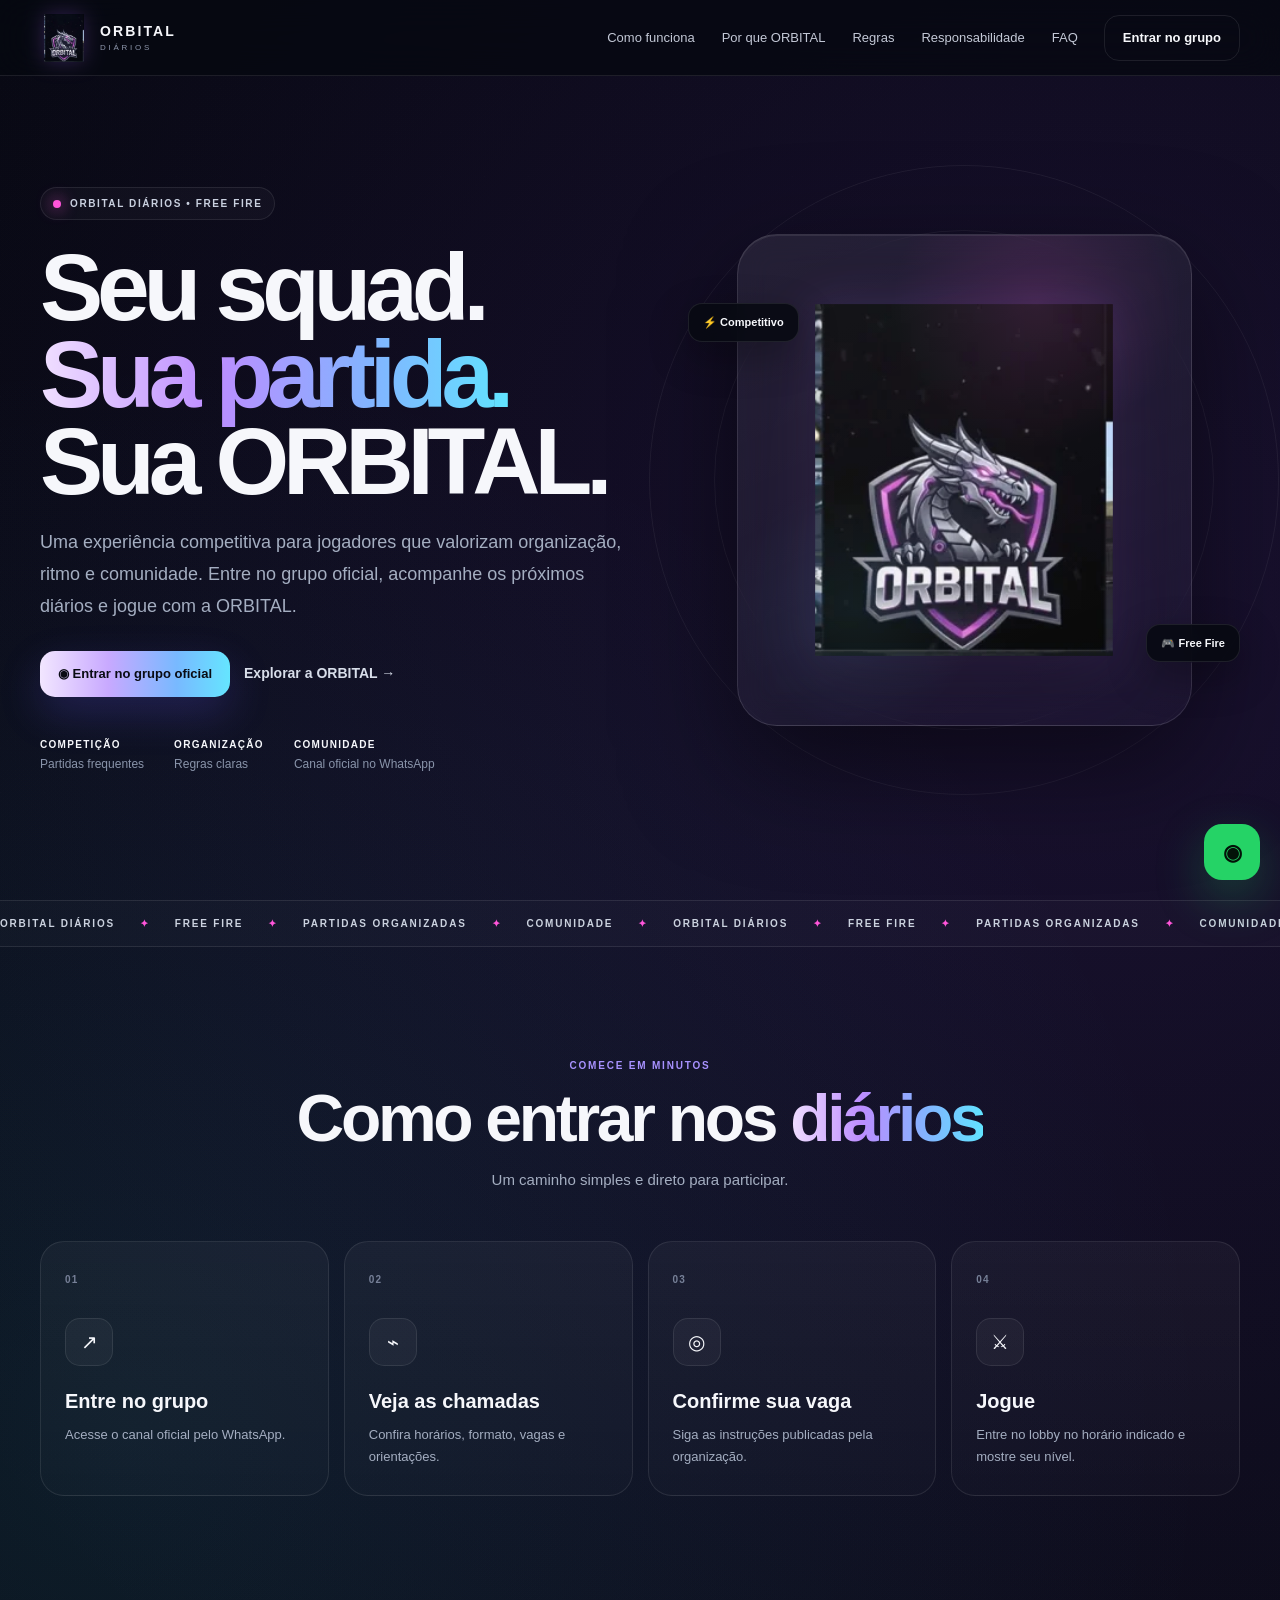
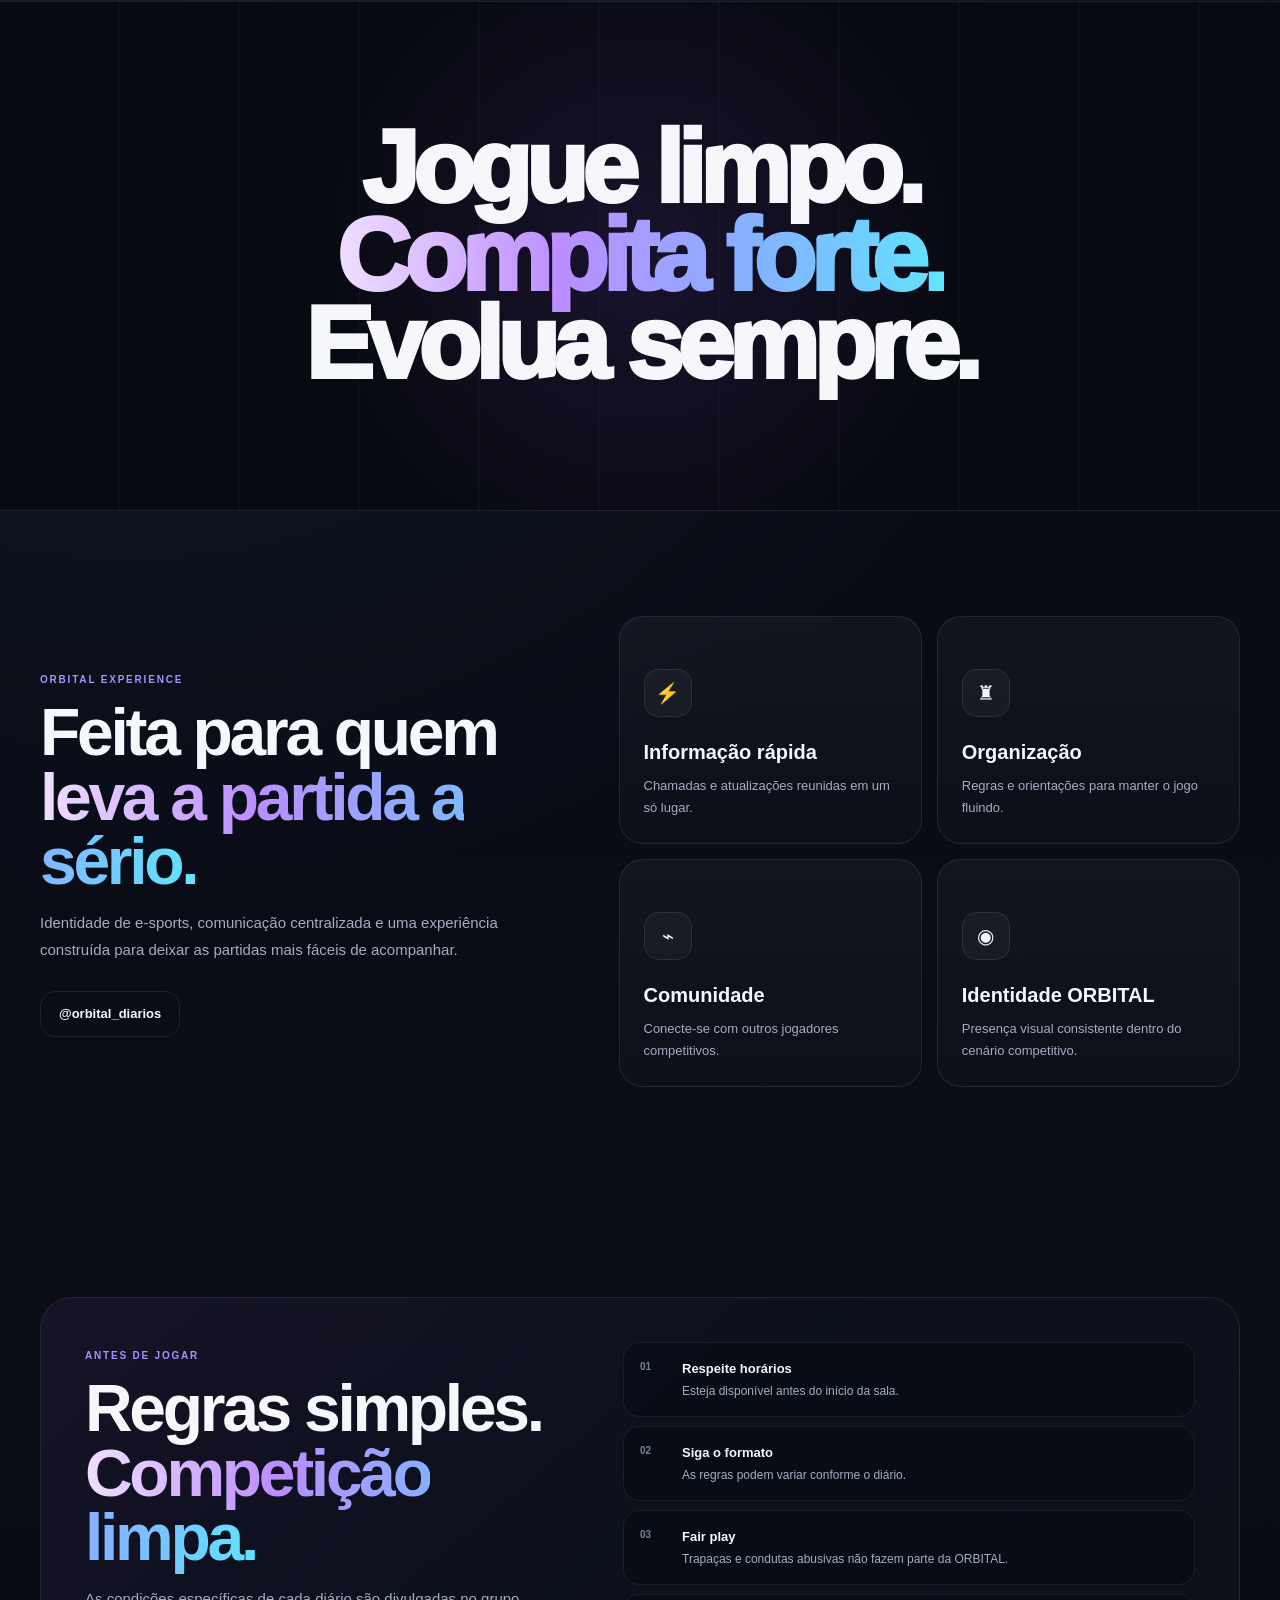
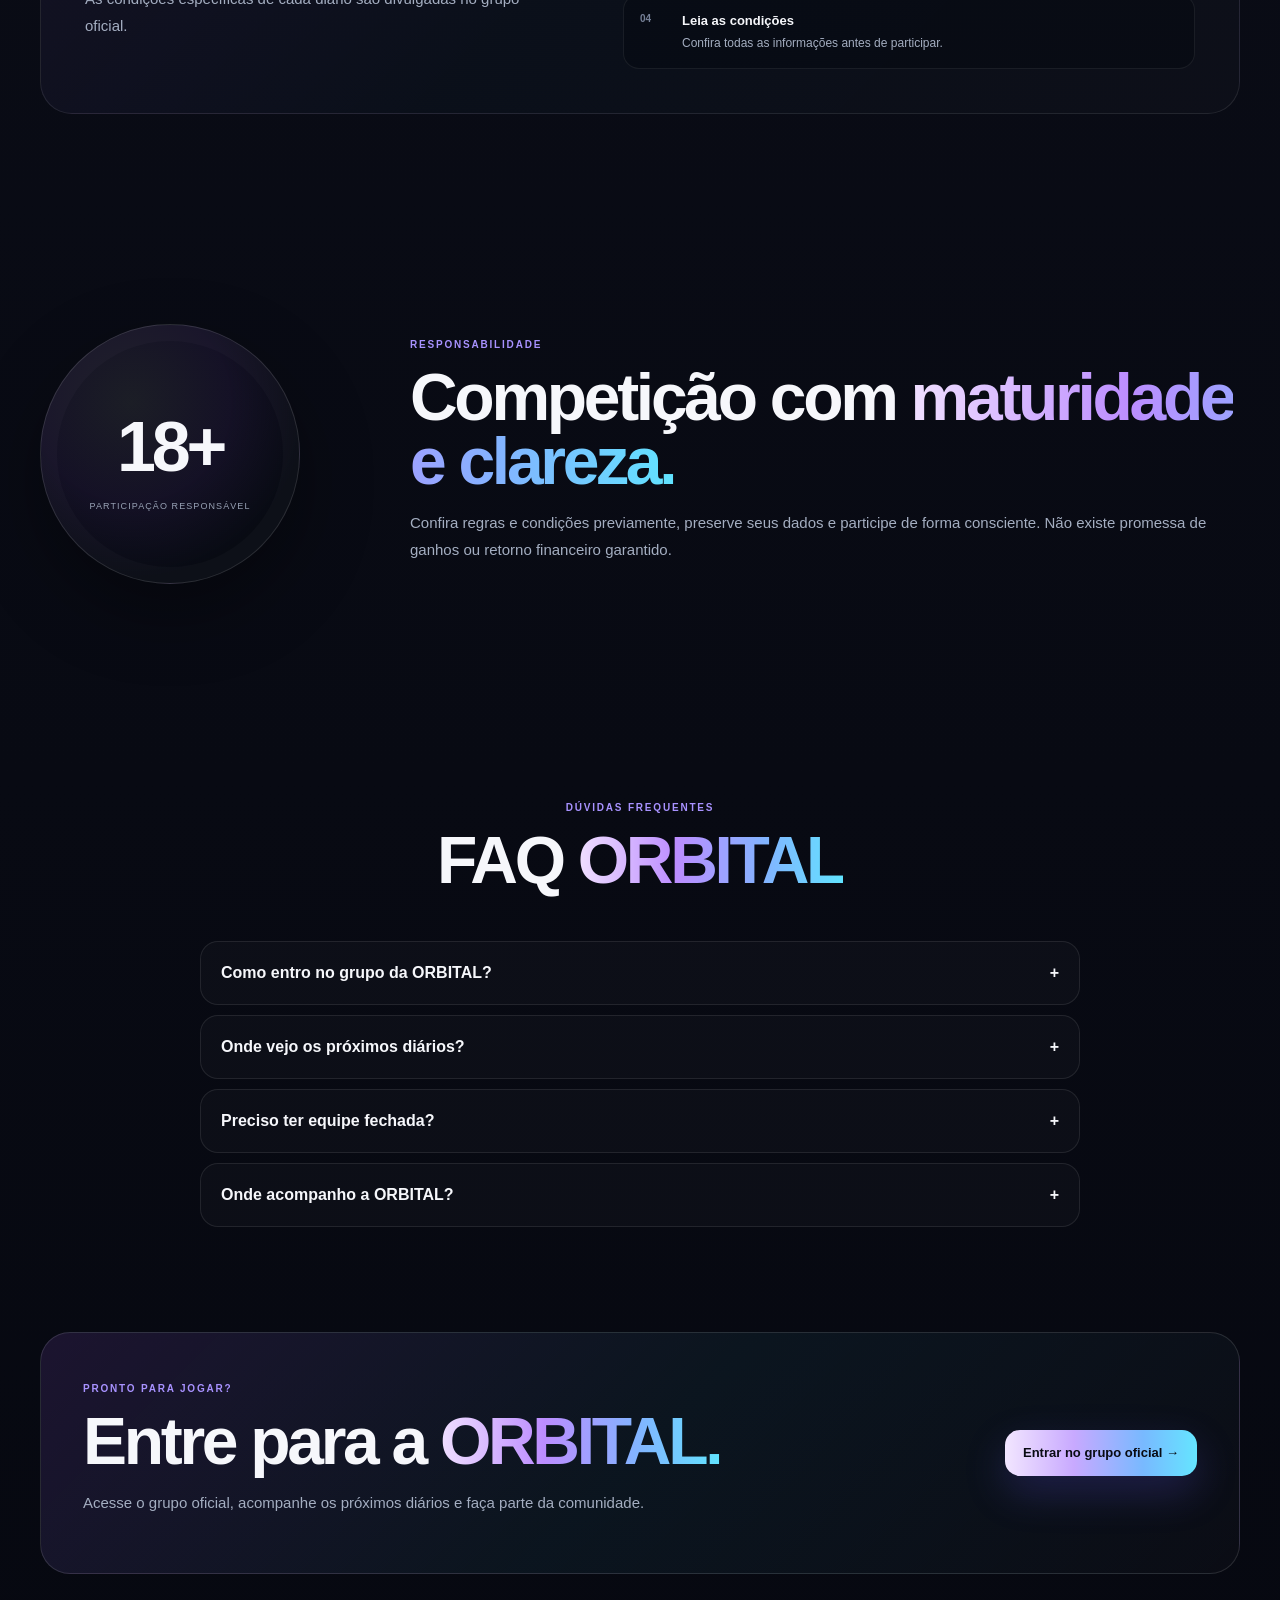
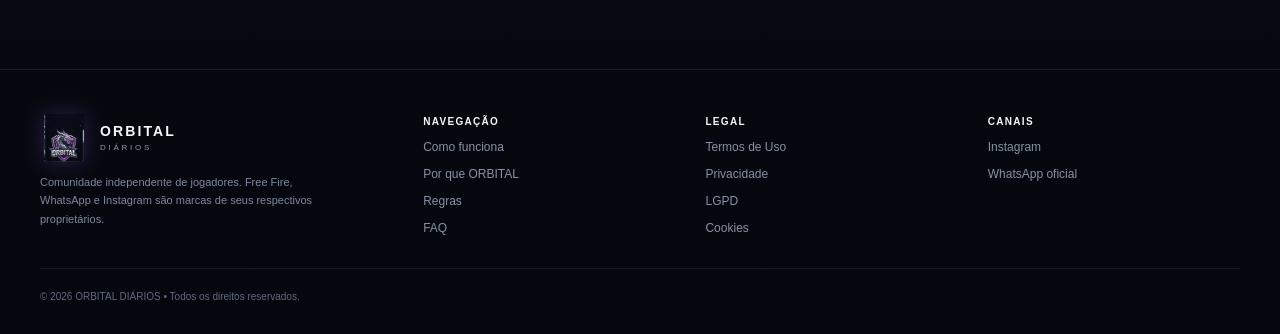
<file: index.html>
<!doctype html>
<html lang="pt-BR">
<head>
<meta charset="utf-8">
<meta name="viewport" content="width=device-width,initial-scale=1,viewport-fit=cover">
<meta name="theme-color" content="#070811">
<title>ORBITAL DIÁRIOS | Free Fire competitivo</title>
<meta name="description" content="ORBITAL DIÁRIOS: comunidade de Free Fire competitivo com partidas organizadas, regras claras e grupo oficial no WhatsApp.">
<meta name="robots" content="index,follow,max-image-preview:large,max-snippet:-1,max-video-preview:-1">
<link rel="canonical" href="https://orbital-diarios.vercel.app/">
<link rel="icon" href="/assets/orbital-logo.svg" type="image/svg+xml">
<meta property="og:type" content="website"><meta property="og:locale" content="pt_BR"><meta property="og:title" content="ORBITAL DIÁRIOS | Free Fire competitivo"><meta property="og:description" content="Seu squad. Sua partida. Sua ORBITAL."><meta property="og:url" content="https://orbital-diarios.vercel.app/"><meta property="og:image" content="https://orbital-diarios.vercel.app/assets/orbital-logo.svg">
<meta name="twitter:card" content="summary_large_image"><meta name="twitter:title" content="ORBITAL DIÁRIOS"><meta name="twitter:description" content="Comunidade, competição e organização no Free Fire.">
<script type="application/ld+json">{"@context":"https://schema.org","@type":"Organization","name":"ORBITAL DIÁRIOS","url":"https://orbital-diarios.vercel.app/","logo":"https://orbital-diarios.vercel.app/assets/orbital-logo.svg","sameAs":["https://instagram.com/orbital_diarios"],"description":"Comunidade de Free Fire competitivo e partidas organizadas."}</script>
<script type="application/ld+json">{"@context":"https://schema.org","@type":"FAQPage","mainEntity":[{"@type":"Question","name":"Como entro no grupo da ORBITAL?","acceptedAnswer":{"@type":"Answer","text":"Clique em Entrar no grupo para abrir o convite oficial do WhatsApp."}},{"@type":"Question","name":"Onde vejo os próximos diários?","acceptedAnswer":{"@type":"Answer","text":"As chamadas, horários e instruções são publicadas no grupo oficial."}}]}</script>
<style>
:root{--bg:#060810;--bg2:#0a0c16;--text:#f6f7fb;--muted:#a4aec1;--line:rgba(255,255,255,.09);--purple:#a865ff;--pink:#ff55da;--cyan:#58dfff;--green:#25d366;--header:76px}*{box-sizing:border-box}html{scroll-behavior:smooth}body{margin:0;min-width:280px;overflow-x:hidden;background:radial-gradient(circle at 85% 12%,rgba(124,59,210,.16),transparent 30%),radial-gradient(circle at 10% 28%,rgba(61,195,238,.10),transparent 28%),linear-gradient(180deg,var(--bg),var(--bg2) 55%,var(--bg));color:var(--text);font-family:Inter,ui-sans-serif,-apple-system,BlinkMacSystemFont,"Segoe UI",Arial,sans-serif;line-height:1.5}a{color:inherit;text-decoration:none}button{font:inherit}.container{width:min(1200px,calc(100% - 40px));margin:auto}.bg-grid{position:fixed;inset:0;pointer-events:none;z-index:0;background-image:linear-gradient(rgba(255,255,255,.02) 1px,transparent 1px),linear-gradient(90deg,rgba(255,255,255,.02) 1px,transparent 1px);background-size:44px 44px;mask-image:linear-gradient(to bottom,transparent,black 10%,black 90%,transparent);opacity:.35}.cursor-glow{position:fixed;width:300px;height:300px;border-radius:50%;background:radial-gradient(circle,rgba(168,101,255,.18),rgba(88,223,255,.08) 42%,transparent 72%);filter:blur(18px);pointer-events:none;z-index:1;transform:translate(-50%,-50%);opacity:0}.progress{position:fixed;left:0;top:0;height:3px;width:0;z-index:100;background:linear-gradient(90deg,var(--purple),var(--pink),var(--cyan));box-shadow:0 0 18px rgba(168,101,255,.6)}header{height:var(--header);position:sticky;top:0;z-index:80;border-bottom:1px solid var(--line);background:rgba(6,8,16,.76);backdrop-filter:blur(18px)}.nav{height:100%;display:flex;align-items:center;gap:26px}.brand{display:flex;align-items:center;gap:12px}.brand img{width:48px;height:48px;object-fit:contain;mix-blend-mode:screen;filter:drop-shadow(0 0 10px rgba(168,101,255,.25))}.brand strong{display:block;font-size:14px;letter-spacing:.15em}.brand small{display:block;font-size:8px;letter-spacing:.34em;color:#8f98ad}.desktop{margin-left:auto;display:flex;gap:27px;align-items:center}.desktop a{font-size:13px;color:#c3c8d6;position:relative}.desktop a:after{content:"";position:absolute;left:0;right:0;bottom:-9px;height:2px;background:linear-gradient(90deg,var(--purple),var(--cyan));transform:scaleX(0);transform-origin:left;transition:.25s}.desktop a:hover{color:#fff}.desktop a:hover:after{transform:scaleX(1)}.btn{display:inline-flex;align-items:center;justify-content:center;gap:9px;min-height:46px;padding:12px 18px;border:1px solid var(--line);border-radius:15px;font-weight:850;font-size:13px;transition:.25s;cursor:pointer}.btn:hover{transform:translateY(-2px);border-color:rgba(255,255,255,.22)}.btn-primary{color:#090b13;border:0;background:linear-gradient(90deg,#f2e6ff,#c8a9ff 36%,#78b9ff 72%,#65e5ff);box-shadow:0 16px 42px rgba(105,92,255,.22)}.menu-btn{display:none;margin-left:auto;width:45px;height:45px;border:1px solid var(--line);border-radius:14px;background:#0b0e18;color:#fff;font-size:22px}.mobile-nav{display:none;position:absolute;top:calc(var(--header) - 1px);left:0;right:0;padding:16px 20px 20px;background:#070a12;border-bottom:1px solid var(--line);box-shadow:0 28px 70px rgba(0,0,0,.4)}.mobile-nav.open{display:grid;gap:7px}.mobile-nav a{padding:13px;border-radius:12px}.mobile-nav a:not(.btn):hover{background:rgba(255,255,255,.04)}main{position:relative;z-index:2}.hero{min-height:calc(100svh - var(--header));display:grid;grid-template-columns:1.03fr .97fr;gap:62px;align-items:center;padding:64px 0 80px}.badge{display:inline-flex;align-items:center;gap:9px;padding:8px 12px;border-radius:999px;border:1px solid var(--line);background:rgba(255,255,255,.028);font-size:10px;font-weight:900;letter-spacing:.16em;color:#c9d0df}.badge i{width:8px;height:8px;border-radius:50%;background:var(--pink);box-shadow:0 0 16px var(--pink)}h1{margin:24px 0 20px;font-size:clamp(60px,7.4vw,100px);line-height:.92;letter-spacing:-.065em}h1 span,.gradient{background:linear-gradient(90deg,#f0dfff,#bc8dff 37%,#83b3ff 70%,#61e3ff);-webkit-background-clip:text;background-clip:text;color:transparent}.lead{max-width:650px;color:var(--muted);font-size:18px;line-height:1.8}.actions{display:flex;gap:14px;align-items:center;flex-wrap:wrap;margin-top:28px}.plain-link{font-size:14px;font-weight:750;color:#d8deea}.plain-link span{display:inline-block;transition:.2s}.plain-link:hover span{transform:translateX(5px)}.mini-stats{display:flex;gap:30px;flex-wrap:wrap;margin-top:40px}.mini-stats div{display:grid;gap:3px}.mini-stats strong{font-size:10px;letter-spacing:.13em}.mini-stats span{font-size:12px;color:#8994aa}.visual{min-height:570px;position:relative;display:grid;place-items:center;perspective:1200px}.ring{position:absolute;border:1px solid rgba(255,255,255,.06);border-radius:50%;animation:spin 20s linear infinite}.ring.one{width:500px;height:500px}.ring.two{width:630px;height:630px;animation-duration:31s;animation-direction:reverse}.brand-card{position:relative;width:min(455px,88vw);aspect-ratio:1/1.08;border:1px solid rgba(255,255,255,.12);border-radius:40px;display:grid;place-items:center;background:linear-gradient(155deg,rgba(255,255,255,.08),rgba(255,255,255,.018));backdrop-filter:blur(16px);box-shadow:0 38px 110px rgba(0,0,0,.5),inset 0 1px rgba(255,255,255,.08);overflow:hidden;transform-style:preserve-3d;transition:transform .16s ease}.brand-card:before{content:"";position:absolute;inset:0;background:radial-gradient(circle at 66% 14%,rgba(255,85,218,.13),transparent 28%),radial-gradient(circle at 26% 76%,rgba(88,223,255,.08),transparent 25%)}.brand-card:after{content:"";position:absolute;top:-60%;left:-80%;width:38%;height:220%;background:linear-gradient(90deg,transparent,rgba(255,255,255,.16),transparent);transform:rotate(16deg);animation:sheen 7s ease-in-out infinite}.brand-card img{position:relative;z-index:2;width:72%;height:72%;object-fit:contain;mix-blend-mode:screen;filter:drop-shadow(0 26px 38px rgba(0,0,0,.4)) drop-shadow(0 0 20px rgba(168,101,255,.16));transform:translateZ(30px)}.float-chip{position:absolute;z-index:4;padding:10px 14px;border:1px solid var(--line);border-radius:14px;background:rgba(7,10,18,.88);font-size:11px;font-weight:850;box-shadow:0 14px 40px rgba(0,0,0,.3);backdrop-filter:blur(12px)}.chip-a{left:0;top:19%;animation:float 5s ease-in-out infinite}.chip-b{right:0;bottom:18%;animation:float 6s ease-in-out infinite reverse}.ticker{overflow:hidden;border-block:1px solid var(--line);background:rgba(255,255,255,.018)}.track{width:max-content;display:flex;align-items:center;gap:25px;padding:15px 0;font-size:10px;font-weight:900;letter-spacing:.18em;color:#cbd2df;animation:marquee 27s linear infinite}.track i{font-style:normal;color:var(--pink)}.section{padding:105px 0}.head{max-width:780px;margin:0 auto 48px;text-align:center}.kicker{font-size:10px;font-weight:900;letter-spacing:.18em;color:#a892ff}.head h2,.rules h2,.responsibility h2,.cta h2{margin:10px 0 12px;font-size:clamp(40px,5.2vw,66px);line-height:.98;letter-spacing:-.05em}.head p,.rules p,.responsibility p,.cta p{color:var(--muted);font-size:15px;line-height:1.8}.grid4{display:grid;grid-template-columns:repeat(4,1fr);gap:15px}.card{min-height:255px;padding:24px;border:1px solid var(--line);border-radius:24px;background:linear-gradient(180deg,rgba(255,255,255,.04),rgba(255,255,255,.014));transition:.25s;transform-style:preserve-3d}.card:hover{transform:translateY(-6px);border-color:rgba(168,101,255,.28);box-shadow:0 26px 60px rgba(0,0,0,.2)}.card b{font-size:10px;letter-spacing:.13em;color:#778198}.icon{width:48px;height:48px;border-radius:15px;border:1px solid var(--line);display:grid;place-items:center;margin-top:28px;background:rgba(255,255,255,.04);font-size:20px}.card h3{margin:20px 0 8px;font-size:20px}.card p{margin:0;color:var(--muted);font-size:13px;line-height:1.7}.cinema{min-height:510px;position:relative;overflow:hidden;display:grid;place-items:center;text-align:center;border-block:1px solid var(--line);background:radial-gradient(circle,rgba(127,69,207,.14),transparent 45%),#080a12}.cinema:before{content:"";position:absolute;inset:0;background:repeating-linear-gradient(90deg,transparent 0 119px,rgba(255,255,255,.025) 119px 120px)}.cinema-copy{position:relative;z-index:2;font-size:clamp(54px,8vw,112px);font-weight:950;line-height:.86;letter-spacing:-.06em}.dragon{position:fixed;left:0;top:34vh;width:520px;max-width:48vw;opacity:0;z-index:30;pointer-events:none;filter:drop-shadow(0 0 18px rgba(168,101,255,.45));will-change:transform,opacity}.split{display:grid;grid-template-columns:.9fr 1.1fr;gap:70px;align-items:center}.split .head{text-align:left;margin:0}.grid2{display:grid;grid-template-columns:1fr 1fr;gap:15px}.benefit{min-height:220px}.rules{display:grid;grid-template-columns:.9fr 1.1fr;gap:70px;padding:44px;border:1px solid var(--line);border-radius:32px;background:linear-gradient(135deg,rgba(168,101,255,.08),rgba(88,223,255,.025),rgba(255,255,255,.018))}.rule-list{display:grid;gap:9px}.rule{display:flex;gap:14px;padding:16px;border:1px solid rgba(255,255,255,.07);border-radius:16px;background:rgba(6,9,16,.46)}.rule b{min-width:28px;color:#768198;font-size:10px}.rule span{display:grid;gap:3px}.rule strong{font-size:13px}.rule small{color:var(--muted);font-size:12px;line-height:1.55}.responsibility{display:grid;grid-template-columns:300px 1fr;gap:70px;align-items:center}.age{width:260px;aspect-ratio:1;border-radius:50%;border:1px solid rgba(255,255,255,.14);display:grid;place-items:center;align-content:center;background:radial-gradient(circle at 35% 30%,rgba(255,255,255,.08),rgba(168,101,255,.08) 40%,#080b13 72%);box-shadow:inset 0 0 0 16px rgba(255,255,255,.018),0 28px 70px rgba(0,0,0,.35)}.age strong{font-size:70px;letter-spacing:-.06em}.age small{font-size:9px;color:#98a2b5;letter-spacing:.12em;text-transform:uppercase}.faq{max-width:880px;margin:auto;display:grid;gap:10px}details{border:1px solid var(--line);border-radius:18px;background:rgba(255,255,255,.025);overflow:hidden}summary{padding:19px 20px;cursor:pointer;display:flex;justify-content:space-between;align-items:center;gap:15px;font-weight:800;list-style:none}summary::-webkit-details-marker{display:none}details p{margin:0;padding:0 20px 20px;color:var(--muted);font-size:13px;line-height:1.7}.cta{margin-bottom:95px;padding:42px;border-radius:30px;border:1px solid rgba(255,255,255,.12);background:linear-gradient(135deg,rgba(168,101,255,.13),rgba(88,223,255,.06),rgba(255,255,255,.02));display:flex;align-items:center;justify-content:space-between;gap:35px}.cta p{max-width:590px}.footer{border-top:1px solid var(--line);background:rgba(0,0,0,.15)}.footer-grid{padding:44px 0 28px;display:grid;grid-template-columns:1.4fr repeat(3,1fr);gap:30px}.foot-brand p{max-width:300px;color:#7e899d;font-size:11px;line-height:1.7}.col{display:grid;align-content:start;gap:9px}.col strong{font-size:10px;letter-spacing:.13em}.col a{font-size:12px;color:#8791a5}.copy{border-top:1px solid var(--line);padding:20px 0 30px;color:#606a7e;font-size:10px}.whatsapp{position:fixed;right:20px;bottom:20px;z-index:60;width:56px;height:56px;border-radius:18px;background:var(--green);color:#031208;display:grid;place-items:center;box-shadow:0 18px 50px rgba(37,211,102,.28);font-weight:950;font-size:22px}.reveal{opacity:0;transform:translateY(25px);filter:blur(6px);transition:.7s ease}.reveal.show{opacity:1;transform:none;filter:none}@keyframes spin{to{transform:rotate(360deg)}}@keyframes float{50%{transform:translateY(-11px)}}@keyframes sheen{0%,65%{left:-80%}85%,100%{left:140%}}@keyframes marquee{to{transform:translateX(-50%)}}
@media(max-width:1040px){.desktop,.nav>.btn{display:none}.menu-btn{display:block}.hero{grid-template-columns:1fr;text-align:center;gap:18px;padding-top:50px}.lead{margin:auto}.actions,.mini-stats{justify-content:center}.visual{min-height:490px}.grid4{grid-template-columns:1fr 1fr}.split,.rules,.responsibility{grid-template-columns:1fr;gap:42px}.split .head{text-align:center;margin:auto}.age{margin:auto}.footer-grid{grid-template-columns:1.2fr 1fr 1fr}}
@media(max-width:700px){:root{--header:68px}.container{width:min(100% - 28px,1200px)}.brand img{width:42px;height:42px}.hero{min-height:auto;padding:40px 0 68px}.hero h1{font-size:clamp(46px,15vw,70px)}.lead{font-size:15px}.actions{flex-direction:column;align-items:stretch}.actions .btn{width:100%}.mini-stats{display:grid;grid-template-columns:1fr;gap:10px}.mini-stats div{padding:10px;border:1px solid var(--line);border-radius:12px;background:rgba(255,255,255,.02)}.visual{min-height:380px;overflow:hidden}.brand-card{width:min(315px,84vw);border-radius:28px}.ring.one{width:350px;height:350px}.ring.two{width:430px;height:430px}.float-chip{font-size:10px}.section{padding:78px 0}.grid4,.grid2{grid-template-columns:1fr}.card{min-height:auto}.cinema{min-height:370px}.dragon{display:none}.rules{padding:28px 20px}.cta{padding:28px 20px;flex-direction:column;align-items:flex-start;margin-bottom:70px}.cta .btn{width:100%}.footer-grid{grid-template-columns:1fr 1fr}.foot-brand{grid-column:1/-1}.whatsapp{right:13px;bottom:13px;width:51px;height:51px}}
@media(max-width:460px){.container{width:min(100% - 22px,1200px)}.badge{white-space:normal;border-radius:15px;text-align:left}.hero h1{font-size:clamp(40px,13.5vw,56px)}.float-chip{display:none}.footer-grid{grid-template-columns:1fr}.mobile-nav .btn{width:100%}}
@media(prefers-reduced-motion:reduce){html{scroll-behavior:auto}.ring,.track,.float-chip,.brand-card:after{animation:none}.reveal{opacity:1;transform:none;filter:none}.dragon,.cursor-glow{display:none}}
</style>
</head>
<body>
<div class="bg-grid" aria-hidden="true"></div><div class="cursor-glow" id="cursorGlow" aria-hidden="true"></div><div class="progress" id="progress" aria-hidden="true"></div>
<svg class="dragon" id="dragon" viewBox="0 0 430 170" fill="none" aria-hidden="true"><defs><linearGradient id="dg" x1="20" y1="20" x2="410" y2="150" gradientUnits="userSpaceOnUse"><stop stop-color="#58dfff"/><stop offset=".5" stop-color="#a865ff"/><stop offset="1" stop-color="#ff55da"/></linearGradient></defs><path d="M48 126c24-2 47-14 66-34 16-17 26-36 30-55 15 6 29 17 39 31 9 12 14 27 15 44 13-20 34-35 58-38 44-5 90 29 104 70-25-17-55-22-85-13-21 6-40 19-54 37-17-5-35-5-52 0-28 8-52 28-67 55-4-28-23-54-50-73-3-2-5-4-4-6Z" stroke="url(#dg)" stroke-width="10" stroke-linecap="round" stroke-linejoin="round"/><circle cx="199" cy="88" r="6" fill="#ff55da"/><path d="m257 109 37 17-44 8" stroke="url(#dg)" stroke-width="8" stroke-linecap="round"/></svg>
<header><div class="nav container"><a class="brand" href="#top"><img src="/assets/orbital-logo.svg" alt="Logo ORBITAL DIÁRIOS"><span><strong>ORBITAL</strong><small>DIÁRIOS</small></span></a><nav class="desktop"><a href="#como">Como funciona</a><a href="#orbital">Por que ORBITAL</a><a href="#regras">Regras</a><a href="#responsabilidade">Responsabilidade</a><a href="#faq">FAQ</a></nav><a class="btn" href="https://chat.whatsapp.com/FnDsbJGFcGmIoq19QyWvsq?s=cl&p=i&mlu=0" target="_blank" rel="noopener">Entrar no grupo</a><button class="menu-btn" id="menuBtn" aria-label="Abrir menu" aria-expanded="false">☰</button></div><nav class="mobile-nav" id="mobileNav"><a href="#como">Como funciona</a><a href="#orbital">Por que ORBITAL</a><a href="#regras">Regras</a><a href="#responsabilidade">Responsabilidade</a><a href="#faq">FAQ</a><a class="btn btn-primary" href="https://chat.whatsapp.com/FnDsbJGFcGmIoq19QyWvsq?s=cl&p=i&mlu=0" target="_blank" rel="noopener">Entrar no WhatsApp</a></nav></header>
<main id="top">
<section class="hero container"><div class="reveal"><div class="badge"><i></i> ORBITAL DIÁRIOS • FREE FIRE</div><h1>Seu squad.<br><span>Sua partida.</span><br>Sua ORBITAL.</h1><p class="lead">Uma experiência competitiva para jogadores que valorizam organização, ritmo e comunidade. Entre no grupo oficial, acompanhe os próximos diários e jogue com a ORBITAL.</p><div class="actions"><a class="btn btn-primary magnetic" href="https://chat.whatsapp.com/FnDsbJGFcGmIoq19QyWvsq?s=cl&p=i&mlu=0" target="_blank" rel="noopener">◉ Entrar no grupo oficial</a><a class="plain-link" href="#como">Explorar a ORBITAL <span>→</span></a></div><div class="mini-stats"><div><strong>COMPETIÇÃO</strong><span>Partidas frequentes</span></div><div><strong>ORGANIZAÇÃO</strong><span>Regras claras</span></div><div><strong>COMUNIDADE</strong><span>Canal oficial no WhatsApp</span></div></div></div><div class="visual reveal"><div class="ring one"></div><div class="ring two"></div><div class="brand-card" id="brandCard"><img src="/assets/orbital-logo.svg" alt="Emblema oficial ORBITAL"></div><div class="float-chip chip-a">⚡ Competitivo</div><div class="float-chip chip-b">🎮 Free Fire</div></div></section>
<section class="ticker"><div class="track"><span>ORBITAL DIÁRIOS</span><i>✦</i><span>FREE FIRE</span><i>✦</i><span>PARTIDAS ORGANIZADAS</span><i>✦</i><span>COMUNIDADE</span><i>✦</i><span>ORBITAL DIÁRIOS</span><i>✦</i><span>FREE FIRE</span><i>✦</i><span>PARTIDAS ORGANIZADAS</span><i>✦</i><span>COMUNIDADE</span><i>✦</i></div></section>
<section class="section container" id="como"><div class="head reveal"><span class="kicker">COMECE EM MINUTOS</span><h2>Como entrar nos <span class="gradient">diários</span></h2><p>Um caminho simples e direto para participar.</p></div><div class="grid4"><article class="card reveal"><b>01</b><div class="icon">↗</div><h3>Entre no grupo</h3><p>Acesse o canal oficial pelo WhatsApp.</p></article><article class="card reveal"><b>02</b><div class="icon">⌁</div><h3>Veja as chamadas</h3><p>Confira horários, formato, vagas e orientações.</p></article><article class="card reveal"><b>03</b><div class="icon">◎</div><h3>Confirme sua vaga</h3><p>Siga as instruções publicadas pela organização.</p></article><article class="card reveal"><b>04</b><div class="icon">⚔</div><h3>Jogue</h3><p>Entre no lobby no horário indicado e mostre seu nível.</p></article></div></section>
<section class="cinema"><div class="cinema-copy reveal">Jogue limpo.<br><span class="gradient">Compita forte.</span><br>Evolua sempre.</div></section>
<section class="section" id="orbital"><div class="container split"><div class="head reveal"><span class="kicker">ORBITAL EXPERIENCE</span><h2>Feita para quem <span class="gradient">leva a partida a sério.</span></h2><p>Identidade de e-sports, comunicação centralizada e uma experiência construída para deixar as partidas mais fáceis de acompanhar.</p><div class="actions"><a class="btn" href="https://instagram.com/orbital_diarios" target="_blank" rel="noopener">@orbital_diarios</a></div></div><div class="grid2"><article class="card benefit reveal"><div class="icon">⚡</div><h3>Informação rápida</h3><p>Chamadas e atualizações reunidas em um só lugar.</p></article><article class="card benefit reveal"><div class="icon">♜</div><h3>Organização</h3><p>Regras e orientações para manter o jogo fluindo.</p></article><article class="card benefit reveal"><div class="icon">⌁</div><h3>Comunidade</h3><p>Conecte-se com outros jogadores competitivos.</p></article><article class="card benefit reveal"><div class="icon">◉</div><h3>Identidade ORBITAL</h3><p>Presença visual consistente dentro do cenário competitivo.</p></article></div></div></section>
<section class="section container" id="regras"><div class="rules reveal"><div><span class="kicker">ANTES DE JOGAR</span><h2>Regras simples.<br><span class="gradient">Competição limpa.</span></h2><p>As condições específicas de cada diário são divulgadas no grupo oficial.</p></div><div class="rule-list"><div class="rule"><b>01</b><span><strong>Respeite horários</strong><small>Esteja disponível antes do início da sala.</small></span></div><div class="rule"><b>02</b><span><strong>Siga o formato</strong><small>As regras podem variar conforme o diário.</small></span></div><div class="rule"><b>03</b><span><strong>Fair play</strong><small>Trapaças e condutas abusivas não fazem parte da ORBITAL.</small></span></div><div class="rule"><b>04</b><span><strong>Leia as condições</strong><small>Confira todas as informações antes de participar.</small></span></div></div></div></section>
<section class="section container" id="responsabilidade"><div class="responsibility"><div class="age reveal"><strong>18+</strong><small>participação responsável</small></div><div class="reveal"><span class="kicker">RESPONSABILIDADE</span><h2>Competição com <span class="gradient">maturidade e clareza.</span></h2><p>Confira regras e condições previamente, preserve seus dados e participe de forma consciente. Não existe promessa de ganhos ou retorno financeiro garantido.</p></div></div></section>
<section class="section container" id="faq"><div class="head reveal"><span class="kicker">DÚVIDAS FREQUENTES</span><h2>FAQ <span class="gradient">ORBITAL</span></h2></div><div class="faq reveal"><details><summary>Como entro no grupo da ORBITAL?<span>+</span></summary><p>Clique em qualquer botão “Entrar no grupo” desta página para abrir o convite oficial do WhatsApp.</p></details><details><summary>Onde vejo os próximos diários?<span>+</span></summary><p>As chamadas, horários e instruções são publicadas no grupo oficial.</p></details><details><summary>Preciso ter equipe fechada?<span>+</span></summary><p>Consulte a chamada de cada partida, pois o formato e os requisitos podem variar.</p></details><details><summary>Onde acompanho a ORBITAL?<span>+</span></summary><p>No Instagram @orbital_diarios e no grupo oficial do WhatsApp.</p></details></div></section>
<section class="cta container reveal"><div><span class="kicker">PRONTO PARA JOGAR?</span><h2>Entre para a <span class="gradient">ORBITAL.</span></h2><p>Acesse o grupo oficial, acompanhe os próximos diários e faça parte da comunidade.</p></div><a class="btn btn-primary" href="https://chat.whatsapp.com/FnDsbJGFcGmIoq19QyWvsq?s=cl&p=i&mlu=0" target="_blank" rel="noopener">Entrar no grupo oficial →</a></section>
</main>
<footer class="footer"><div class="container footer-grid"><div class="foot-brand"><a class="brand" href="#top"><img src="/assets/orbital-logo.svg" alt="ORBITAL"><span><strong>ORBITAL</strong><small>DIÁRIOS</small></span></a><p>Comunidade independente de jogadores. Free Fire, WhatsApp e Instagram são marcas de seus respectivos proprietários.</p></div><div class="col"><strong>NAVEGAÇÃO</strong><a href="#como">Como funciona</a><a href="#orbital">Por que ORBITAL</a><a href="#regras">Regras</a><a href="#faq">FAQ</a></div><div class="col"><strong>LEGAL</strong><a href="/termos-de-uso">Termos de Uso</a><a href="/privacidade">Privacidade</a><a href="/lgpd">LGPD</a><a href="/cookies">Cookies</a></div><div class="col"><strong>CANAIS</strong><a href="https://instagram.com/orbital_diarios" target="_blank" rel="noopener">Instagram</a><a href="https://chat.whatsapp.com/FnDsbJGFcGmIoq19QyWvsq?s=cl&p=i&mlu=0" target="_blank" rel="noopener">WhatsApp oficial</a></div></div><div class="container copy">© 2026 ORBITAL DIÁRIOS • Todos os direitos reservados.</div></footer>
<a class="whatsapp" href="https://chat.whatsapp.com/FnDsbJGFcGmIoq19QyWvsq?s=cl&p=i&mlu=0" target="_blank" rel="noopener" aria-label="Entrar no grupo do WhatsApp">◉</a>
<script>
(()=>{const q=s=>document.querySelector(s),qa=s=>[...document.querySelectorAll(s)],reduced=matchMedia('(prefers-reduced-motion:reduce)').matches,menu=q('#menuBtn'),nav=q('#mobileNav');menu.onclick=()=>{const open=nav.classList.toggle('open');menu.setAttribute('aria-expanded',open);menu.textContent=open?'×':'☰'};qa('#mobileNav a').forEach(a=>a.onclick=()=>{nav.classList.remove('open');menu.setAttribute('aria-expanded','false');menu.textContent='☰'});const obs='IntersectionObserver'in window?new IntersectionObserver(es=>es.forEach(e=>{if(e.isIntersecting){e.target.classList.add('show');obs.unobserve(e.target)}}),{threshold:.12}):null;qa('.reveal').forEach(e=>obs?obs.observe(e):e.classList.add('show'));const glow=q('#cursorGlow'),card=q('#brandCard');if(!reduced&&matchMedia('(hover:hover)').matches){addEventListener('pointermove',e=>{glow.style.opacity=1;glow.style.left=e.clientX+'px';glow.style.top=e.clientY+'px'});card.addEventListener('pointermove',e=>{const r=card.getBoundingClientRect(),x=(e.clientX-r.left)/r.width-.5,y=(e.clientY-r.top)/r.height-.5;card.style.transform=`rotateX(${-y*8}deg) rotateY(${x*10}deg) translateY(-4px)`});card.addEventListener('pointerleave',()=>card.style.transform='');qa('.magnetic').forEach(b=>{b.addEventListener('pointermove',e=>{const r=b.getBoundingClientRect();b.style.transform=`translate(${(e.clientX-r.left-r.width/2)*.07}px,${(e.clientY-r.top-r.height/2)*.07-2}px)`});b.addEventListener('pointerleave',()=>b.style.transform='')})}const progress=q('#progress'),dragon=q('#dragon');let busy=false;function scrollFx(){const max=Math.max(1,document.documentElement.scrollHeight-innerHeight),p=Math.max(0,Math.min(1,scrollY/max));progress.style.width=p*100+'%';if(!reduced&&innerWidth>700){const s=.13,e=.55,d=Math.max(0,Math.min(1,(p-s)/(e-s))),x=-560+d*(innerWidth+700),bob=Math.sin(d*Math.PI*3)*35,op=d<=0||d>=1?0:Math.min(1,d*6,(1-d)*6);dragon.style.transform=`translate3d(${x}px,${bob}px,0) rotate(${-8+Math.sin(d*Math.PI*2)*7}deg)`;dragon.style.opacity=op}busy=false}addEventListener('scroll',()=>{if(!busy){requestAnimationFrame(scrollFx);busy=true}},{passive:true});scrollFx()})();
</script>
</body></html>
</file>
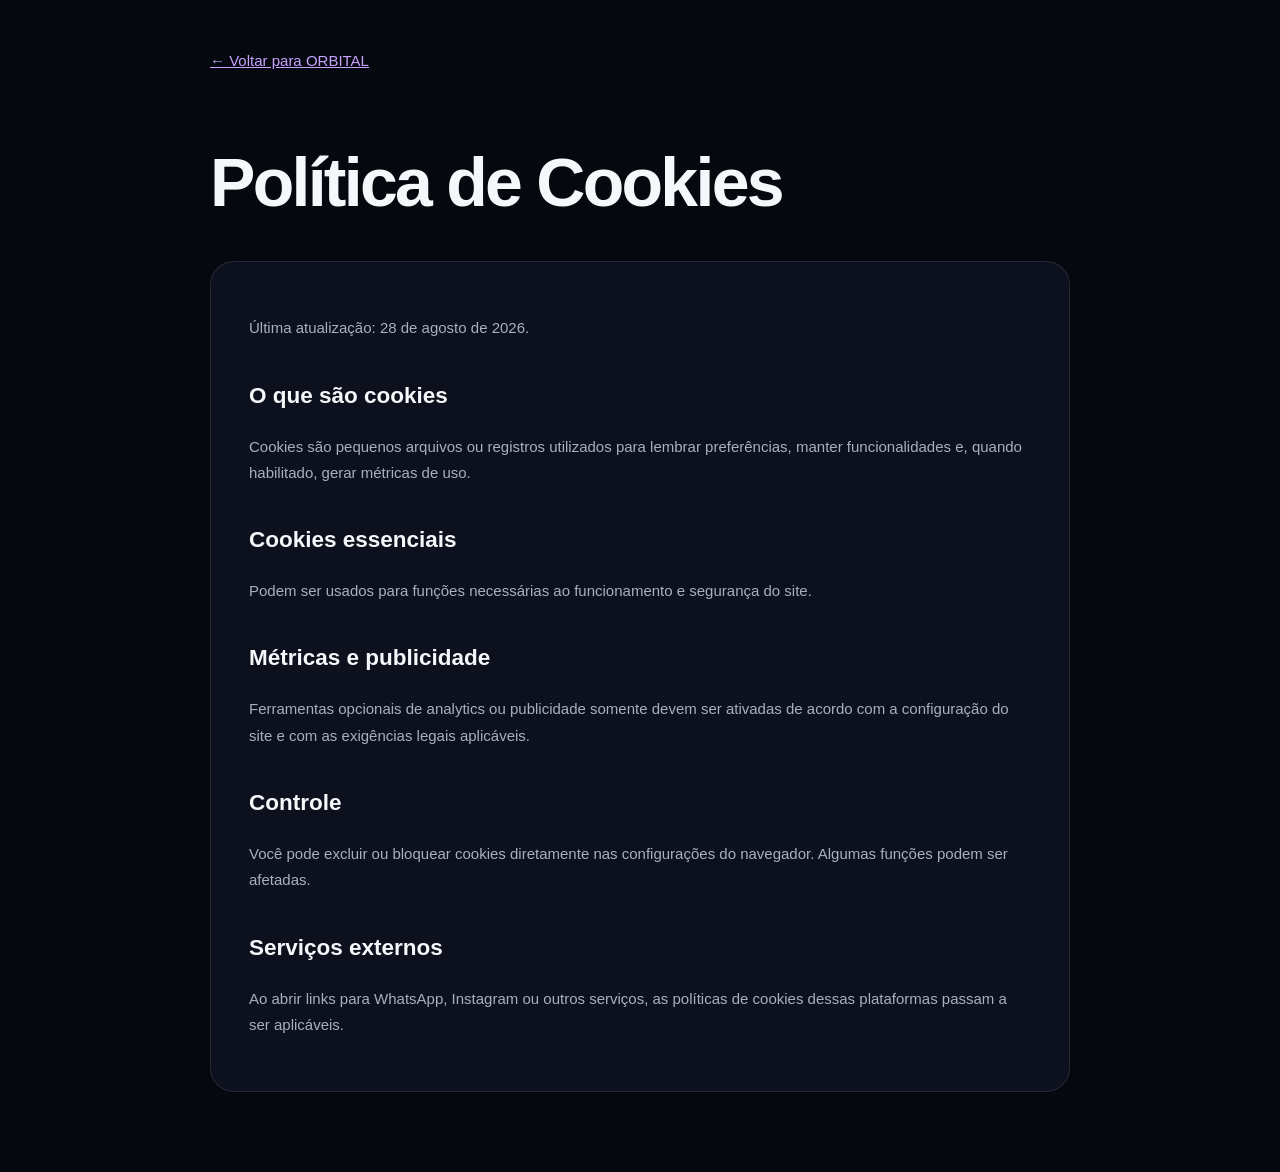
<file: cookies.html>
<!doctype html><html lang="pt-BR"><head><meta charset="utf-8"><meta name="viewport" content="width=device-width,initial-scale=1,viewport-fit=cover"><title>Cookies | ORBITAL DIÁRIOS</title><meta name="description" content="Política de Cookies da ORBITAL DIÁRIOS."><style>*{box-sizing:border-box}body{margin:0;background:#060810;color:#f5f7fb;font:15px/1.75 Inter,Arial,sans-serif}.wrap{width:min(860px,calc(100% - 32px));margin:auto;padding:48px 0 80px}a{color:#c7a2ff}h1{font-size:clamp(38px,8vw,68px);line-height:1;letter-spacing:-.04em}h2{margin-top:34px}.card{padding:clamp(20px,5vw,38px);border:1px solid rgba(255,255,255,.1);border-radius:24px;background:#0d111d}p,li{color:#a8b0c0}.back{display:inline-block;margin-bottom:28px}@media(max-width:480px){.wrap{width:min(100% - 20px,860px);padding-top:28px}.card{border-radius:18px}}</style></head><body><main class="wrap"><a class="back" href="/">← Voltar para ORBITAL</a><h1>Política de Cookies</h1><div class="card"><p>Última atualização: 28 de agosto de 2026.</p><h2>O que são cookies</h2><p>Cookies são pequenos arquivos ou registros utilizados para lembrar preferências, manter funcionalidades e, quando habilitado, gerar métricas de uso.</p><h2>Cookies essenciais</h2><p>Podem ser usados para funções necessárias ao funcionamento e segurança do site.</p><h2>Métricas e publicidade</h2><p>Ferramentas opcionais de analytics ou publicidade somente devem ser ativadas de acordo com a configuração do site e com as exigências legais aplicáveis.</p><h2>Controle</h2><p>Você pode excluir ou bloquear cookies diretamente nas configurações do navegador. Algumas funções podem ser afetadas.</p><h2>Serviços externos</h2><p>Ao abrir links para WhatsApp, Instagram ou outros serviços, as políticas de cookies dessas plataformas passam a ser aplicáveis.</p></div></main></body></html>
</file>
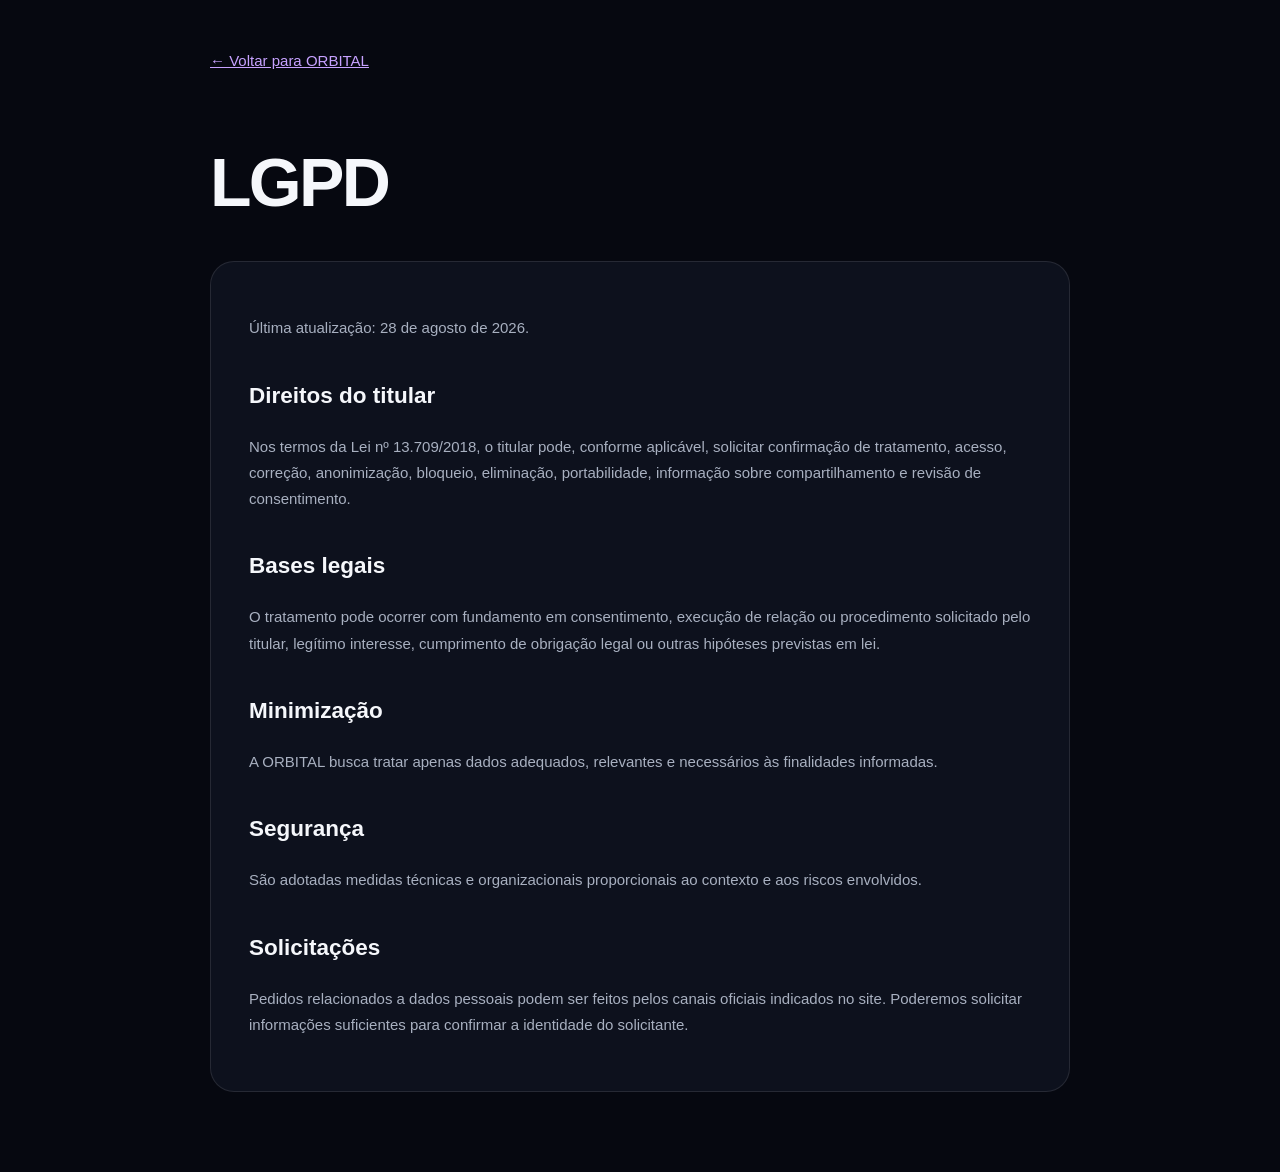
<file: lgpd.html>
<!doctype html><html lang="pt-BR"><head><meta charset="utf-8"><meta name="viewport" content="width=device-width,initial-scale=1,viewport-fit=cover"><title>LGPD | ORBITAL DIÁRIOS</title><meta name="description" content="Informações sobre LGPD e direitos dos titulares na ORBITAL DIÁRIOS."><style>*{box-sizing:border-box}body{margin:0;background:#060810;color:#f5f7fb;font:15px/1.75 Inter,Arial,sans-serif}.wrap{width:min(860px,calc(100% - 32px));margin:auto;padding:48px 0 80px}a{color:#c7a2ff}h1{font-size:clamp(38px,8vw,68px);line-height:1;letter-spacing:-.04em}h2{margin-top:34px}.card{padding:clamp(20px,5vw,38px);border:1px solid rgba(255,255,255,.1);border-radius:24px;background:#0d111d}p,li{color:#a8b0c0}.back{display:inline-block;margin-bottom:28px}@media(max-width:480px){.wrap{width:min(100% - 20px,860px);padding-top:28px}.card{border-radius:18px}}</style></head><body><main class="wrap"><a class="back" href="/">← Voltar para ORBITAL</a><h1>LGPD</h1><div class="card"><p>Última atualização: 28 de agosto de 2026.</p><h2>Direitos do titular</h2><p>Nos termos da Lei nº 13.709/2018, o titular pode, conforme aplicável, solicitar confirmação de tratamento, acesso, correção, anonimização, bloqueio, eliminação, portabilidade, informação sobre compartilhamento e revisão de consentimento.</p><h2>Bases legais</h2><p>O tratamento pode ocorrer com fundamento em consentimento, execução de relação ou procedimento solicitado pelo titular, legítimo interesse, cumprimento de obrigação legal ou outras hipóteses previstas em lei.</p><h2>Minimização</h2><p>A ORBITAL busca tratar apenas dados adequados, relevantes e necessários às finalidades informadas.</p><h2>Segurança</h2><p>São adotadas medidas técnicas e organizacionais proporcionais ao contexto e aos riscos envolvidos.</p><h2>Solicitações</h2><p>Pedidos relacionados a dados pessoais podem ser feitos pelos canais oficiais indicados no site. Poderemos solicitar informações suficientes para confirmar a identidade do solicitante.</p></div></main></body></html>
</file>
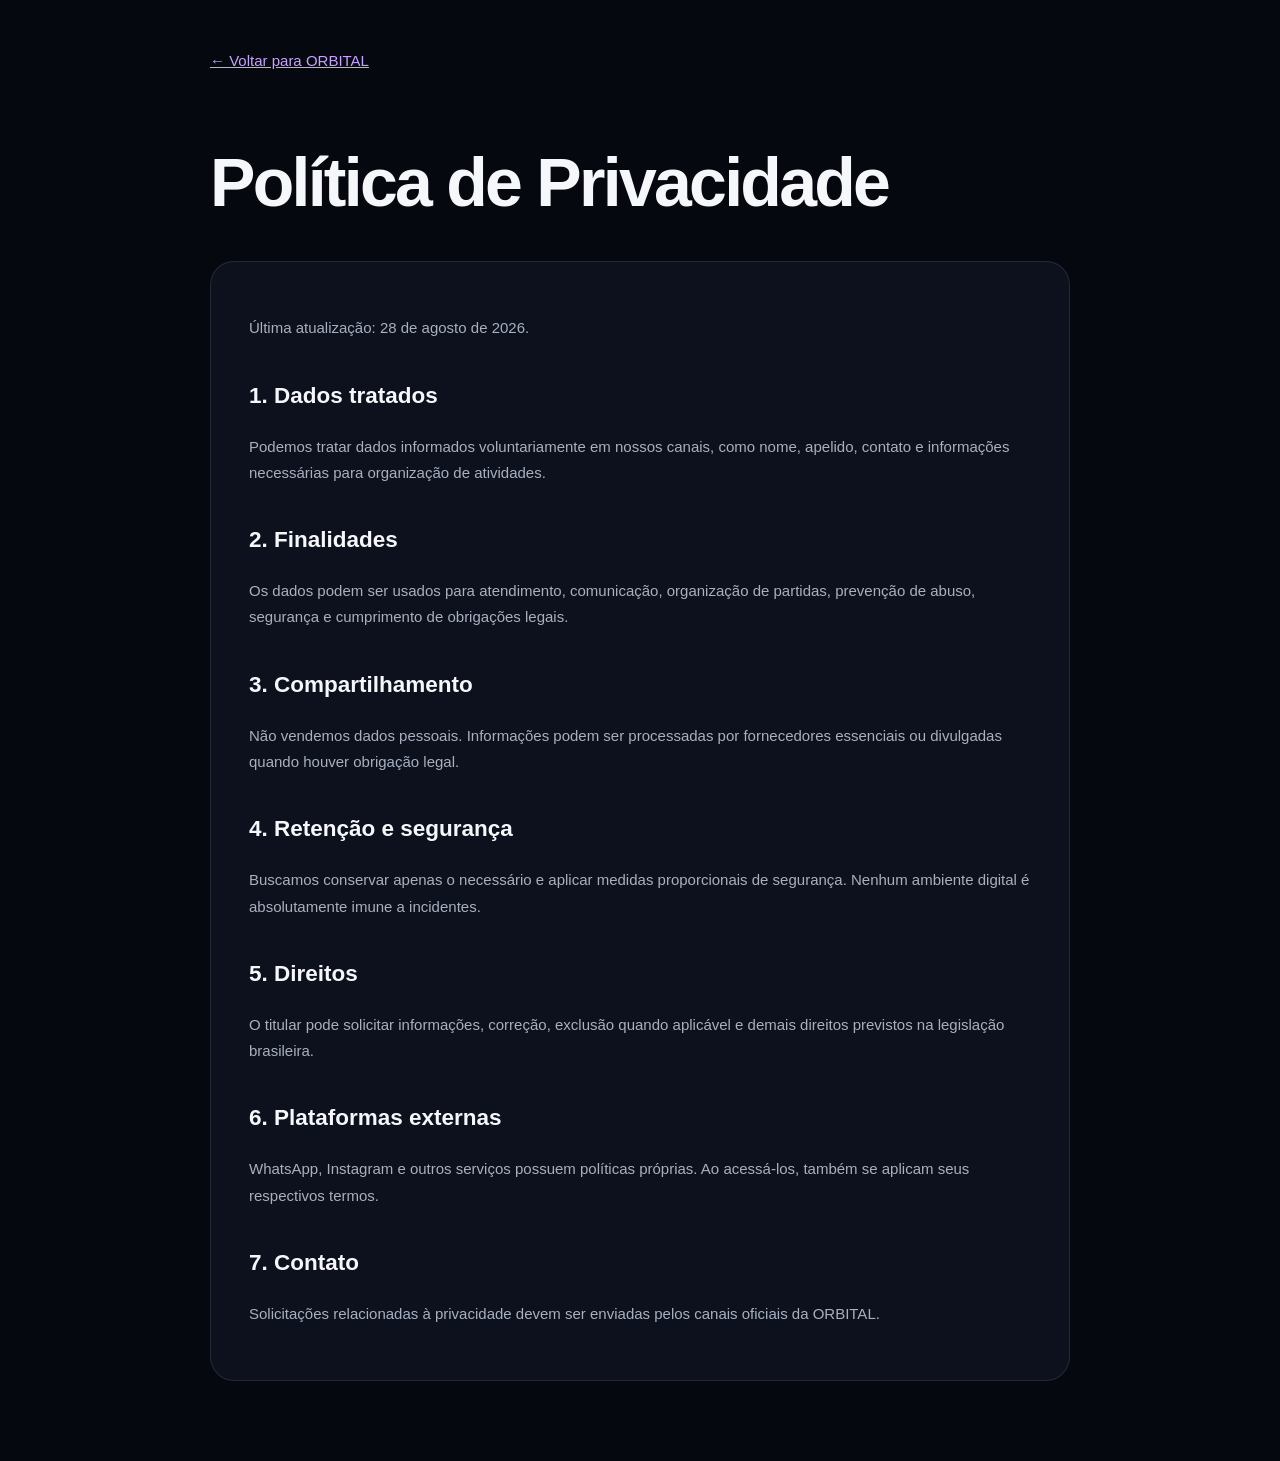
<file: privacidade.html>
<!doctype html><html lang="pt-BR"><head><meta charset="utf-8"><meta name="viewport" content="width=device-width,initial-scale=1,viewport-fit=cover"><title>Política de Privacidade | ORBITAL DIÁRIOS</title><meta name="description" content="Política de Privacidade da ORBITAL DIÁRIOS."><style>*{box-sizing:border-box}body{margin:0;background:#060810;color:#f5f7fb;font:15px/1.75 Inter,Arial,sans-serif}.wrap{width:min(860px,calc(100% - 32px));margin:auto;padding:48px 0 80px}a{color:#c7a2ff}h1{font-size:clamp(38px,8vw,68px);line-height:1;letter-spacing:-.04em}h2{margin-top:34px}.card{padding:clamp(20px,5vw,38px);border:1px solid rgba(255,255,255,.1);border-radius:24px;background:#0d111d}p,li{color:#a8b0c0}.back{display:inline-block;margin-bottom:28px}@media(max-width:480px){.wrap{width:min(100% - 20px,860px);padding-top:28px}.card{border-radius:18px}}</style></head><body><main class="wrap"><a class="back" href="/">← Voltar para ORBITAL</a><h1>Política de Privacidade</h1><div class="card"><p>Última atualização: 28 de agosto de 2026.</p><h2>1. Dados tratados</h2><p>Podemos tratar dados informados voluntariamente em nossos canais, como nome, apelido, contato e informações necessárias para organização de atividades.</p><h2>2. Finalidades</h2><p>Os dados podem ser usados para atendimento, comunicação, organização de partidas, prevenção de abuso, segurança e cumprimento de obrigações legais.</p><h2>3. Compartilhamento</h2><p>Não vendemos dados pessoais. Informações podem ser processadas por fornecedores essenciais ou divulgadas quando houver obrigação legal.</p><h2>4. Retenção e segurança</h2><p>Buscamos conservar apenas o necessário e aplicar medidas proporcionais de segurança. Nenhum ambiente digital é absolutamente imune a incidentes.</p><h2>5. Direitos</h2><p>O titular pode solicitar informações, correção, exclusão quando aplicável e demais direitos previstos na legislação brasileira.</p><h2>6. Plataformas externas</h2><p>WhatsApp, Instagram e outros serviços possuem políticas próprias. Ao acessá-los, também se aplicam seus respectivos termos.</p><h2>7. Contato</h2><p>Solicitações relacionadas à privacidade devem ser enviadas pelos canais oficiais da ORBITAL.</p></div></main></body></html>
</file>
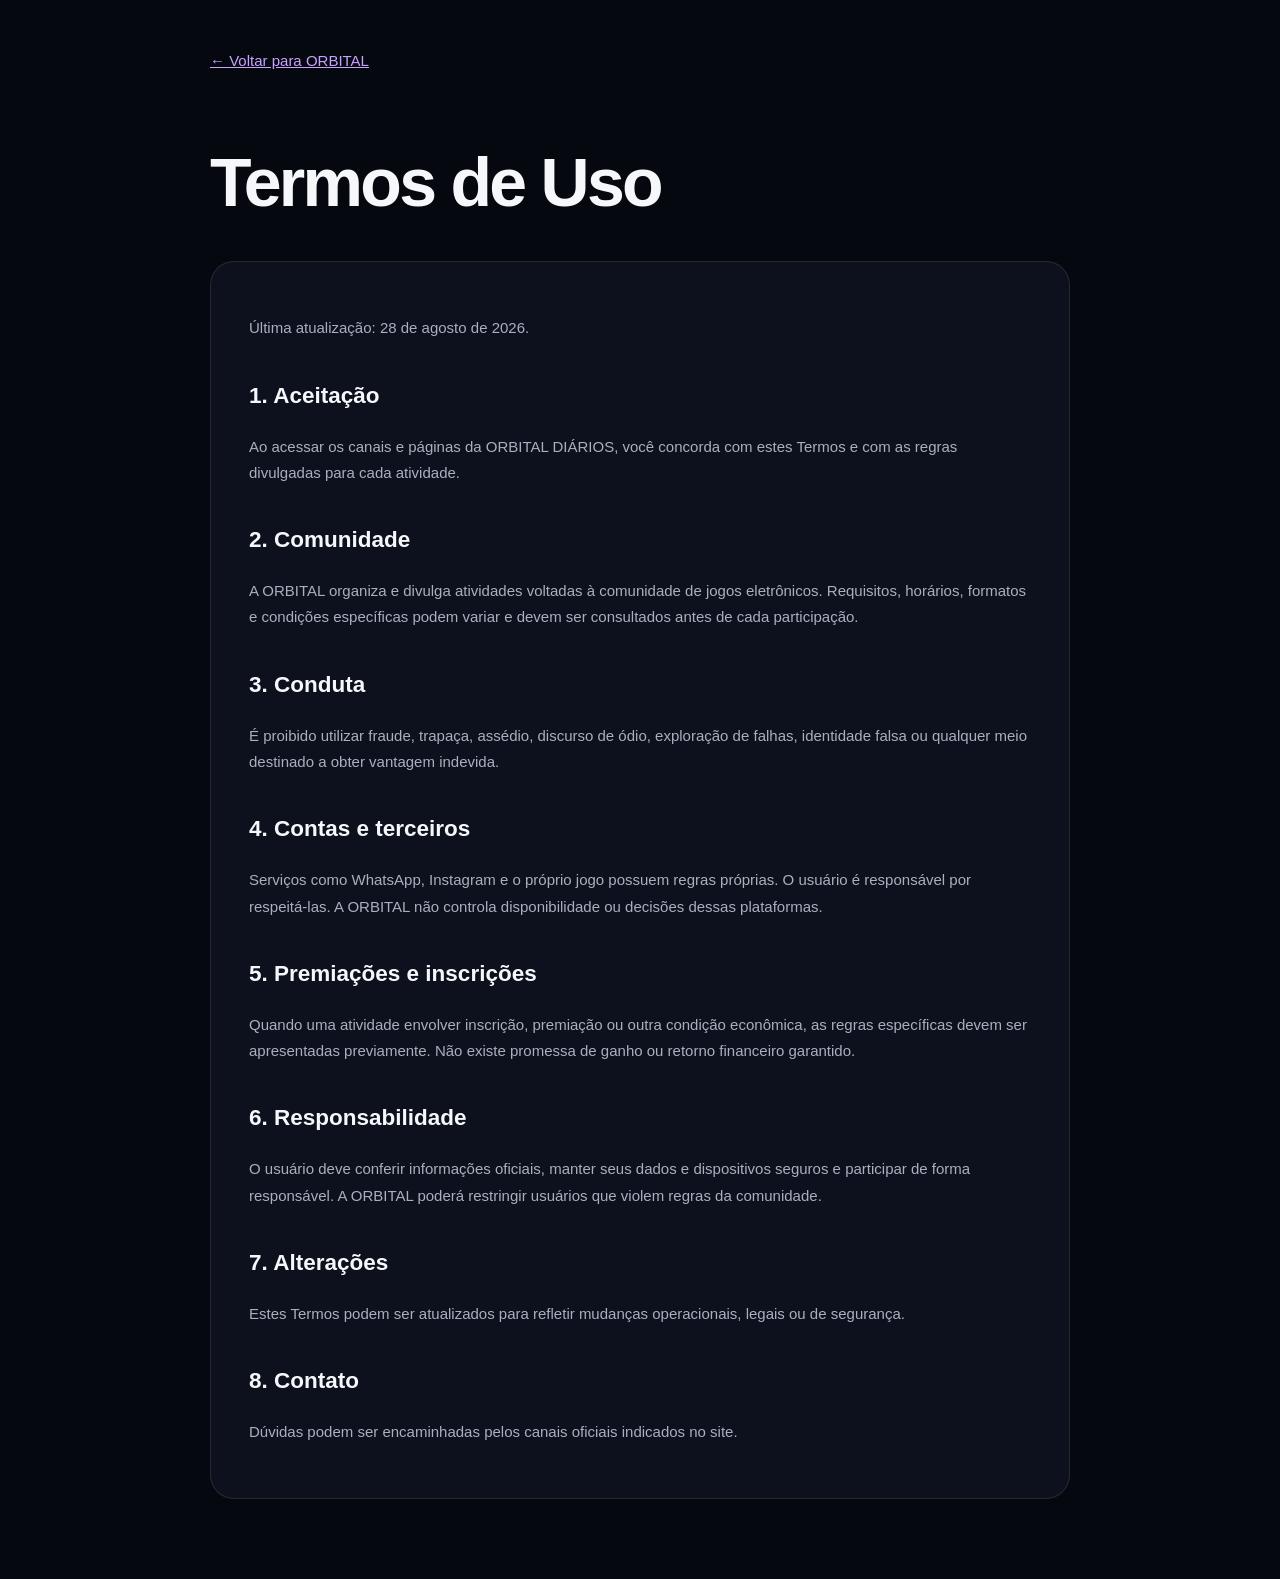
<file: termos-de-uso.html>
<!doctype html><html lang="pt-BR"><head><meta charset="utf-8"><meta name="viewport" content="width=device-width,initial-scale=1,viewport-fit=cover"><title>Termos de Uso | ORBITAL DIÁRIOS</title><meta name="description" content="Termos de Uso da ORBITAL DIÁRIOS."><style>*{box-sizing:border-box}body{margin:0;background:#060810;color:#f5f7fb;font:15px/1.75 Inter,Arial,sans-serif}.wrap{width:min(860px,calc(100% - 32px));margin:auto;padding:48px 0 80px}a{color:#c7a2ff}h1{font-size:clamp(38px,8vw,68px);line-height:1;letter-spacing:-.04em}h2{margin-top:34px}.card{padding:clamp(20px,5vw,38px);border:1px solid rgba(255,255,255,.1);border-radius:24px;background:#0d111d}p,li{color:#a8b0c0}.back{display:inline-block;margin-bottom:28px}@media(max-width:480px){.wrap{width:min(100% - 20px,860px);padding-top:28px}.card{border-radius:18px}}</style></head><body><main class="wrap"><a class="back" href="/">← Voltar para ORBITAL</a><h1>Termos de Uso</h1><div class="card"><p>Última atualização: 28 de agosto de 2026.</p><h2>1. Aceitação</h2><p>Ao acessar os canais e páginas da ORBITAL DIÁRIOS, você concorda com estes Termos e com as regras divulgadas para cada atividade.</p><h2>2. Comunidade</h2><p>A ORBITAL organiza e divulga atividades voltadas à comunidade de jogos eletrônicos. Requisitos, horários, formatos e condições específicas podem variar e devem ser consultados antes de cada participação.</p><h2>3. Conduta</h2><p>É proibido utilizar fraude, trapaça, assédio, discurso de ódio, exploração de falhas, identidade falsa ou qualquer meio destinado a obter vantagem indevida.</p><h2>4. Contas e terceiros</h2><p>Serviços como WhatsApp, Instagram e o próprio jogo possuem regras próprias. O usuário é responsável por respeitá-las. A ORBITAL não controla disponibilidade ou decisões dessas plataformas.</p><h2>5. Premiações e inscrições</h2><p>Quando uma atividade envolver inscrição, premiação ou outra condição econômica, as regras específicas devem ser apresentadas previamente. Não existe promessa de ganho ou retorno financeiro garantido.</p><h2>6. Responsabilidade</h2><p>O usuário deve conferir informações oficiais, manter seus dados e dispositivos seguros e participar de forma responsável. A ORBITAL poderá restringir usuários que violem regras da comunidade.</p><h2>7. Alterações</h2><p>Estes Termos podem ser atualizados para refletir mudanças operacionais, legais ou de segurança.</p><h2>8. Contato</h2><p>Dúvidas podem ser encaminhadas pelos canais oficiais indicados no site.</p></div></main></body></html>
</file>
